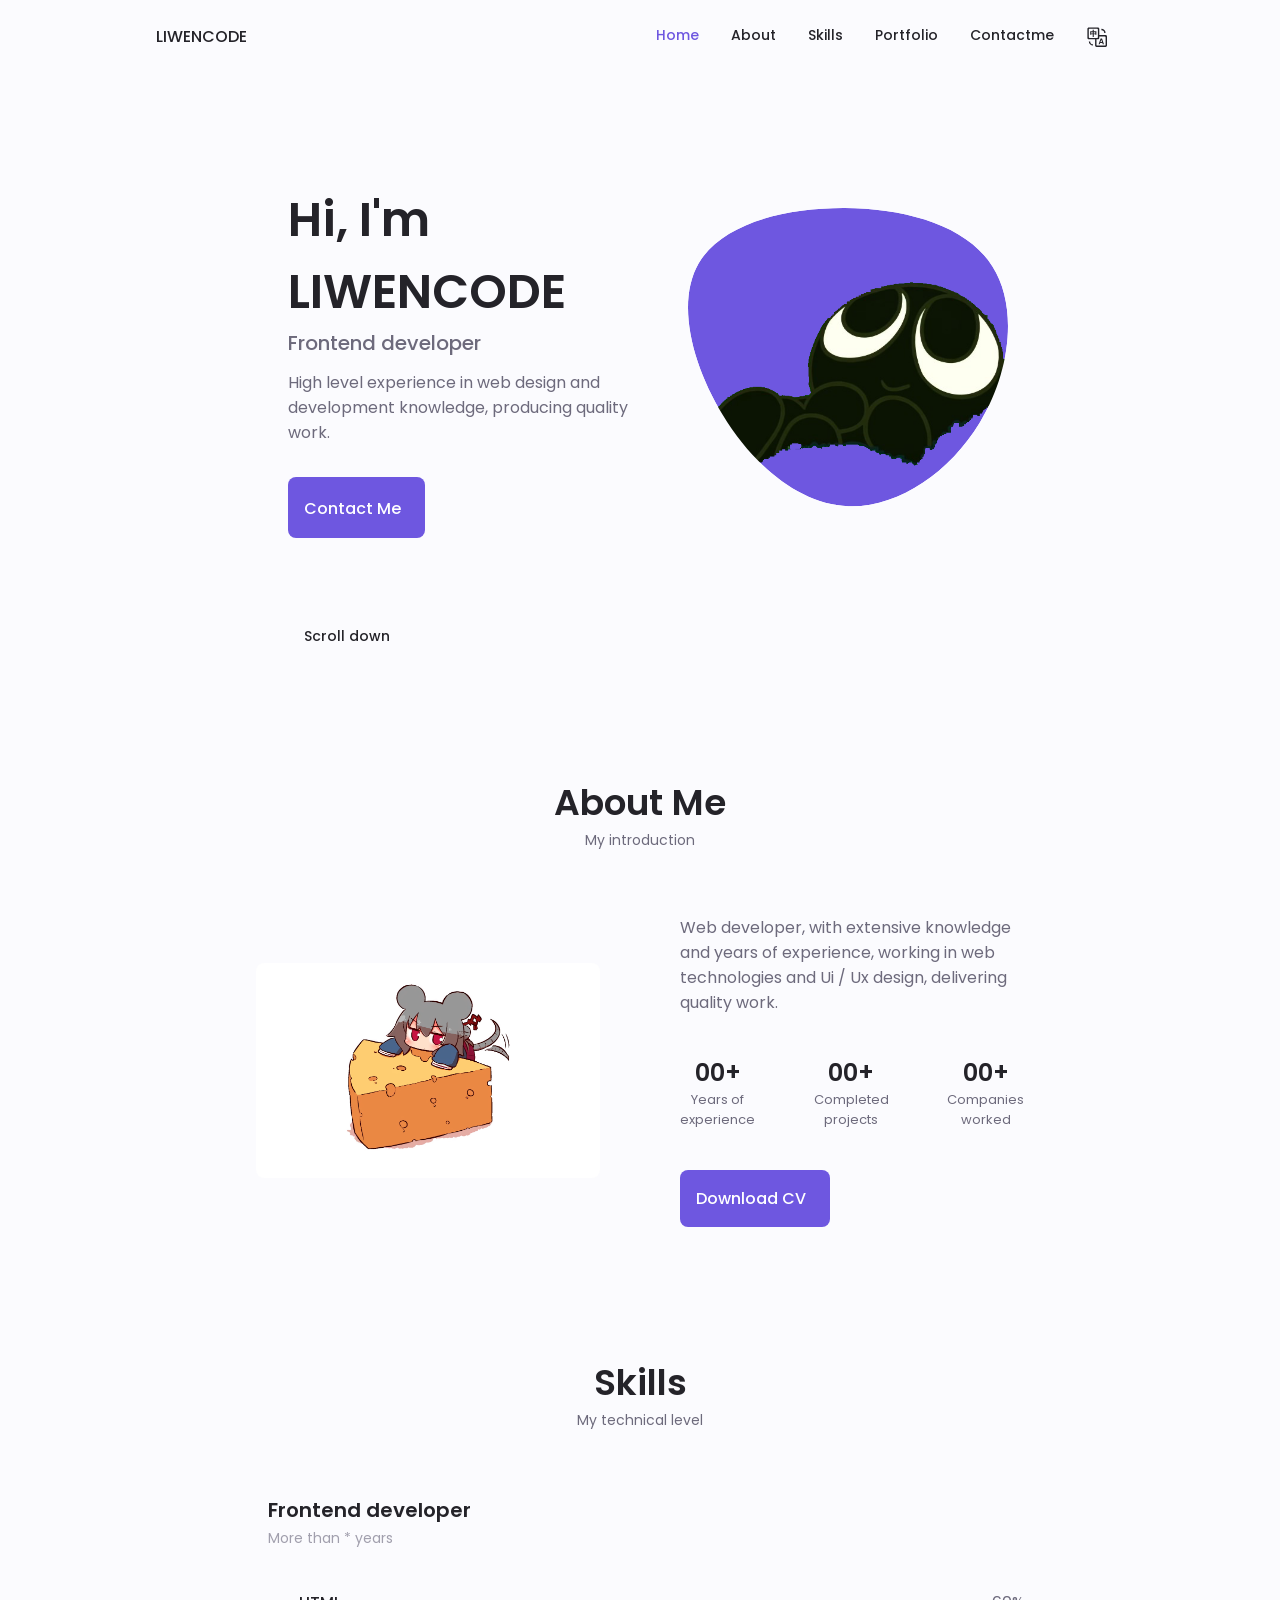
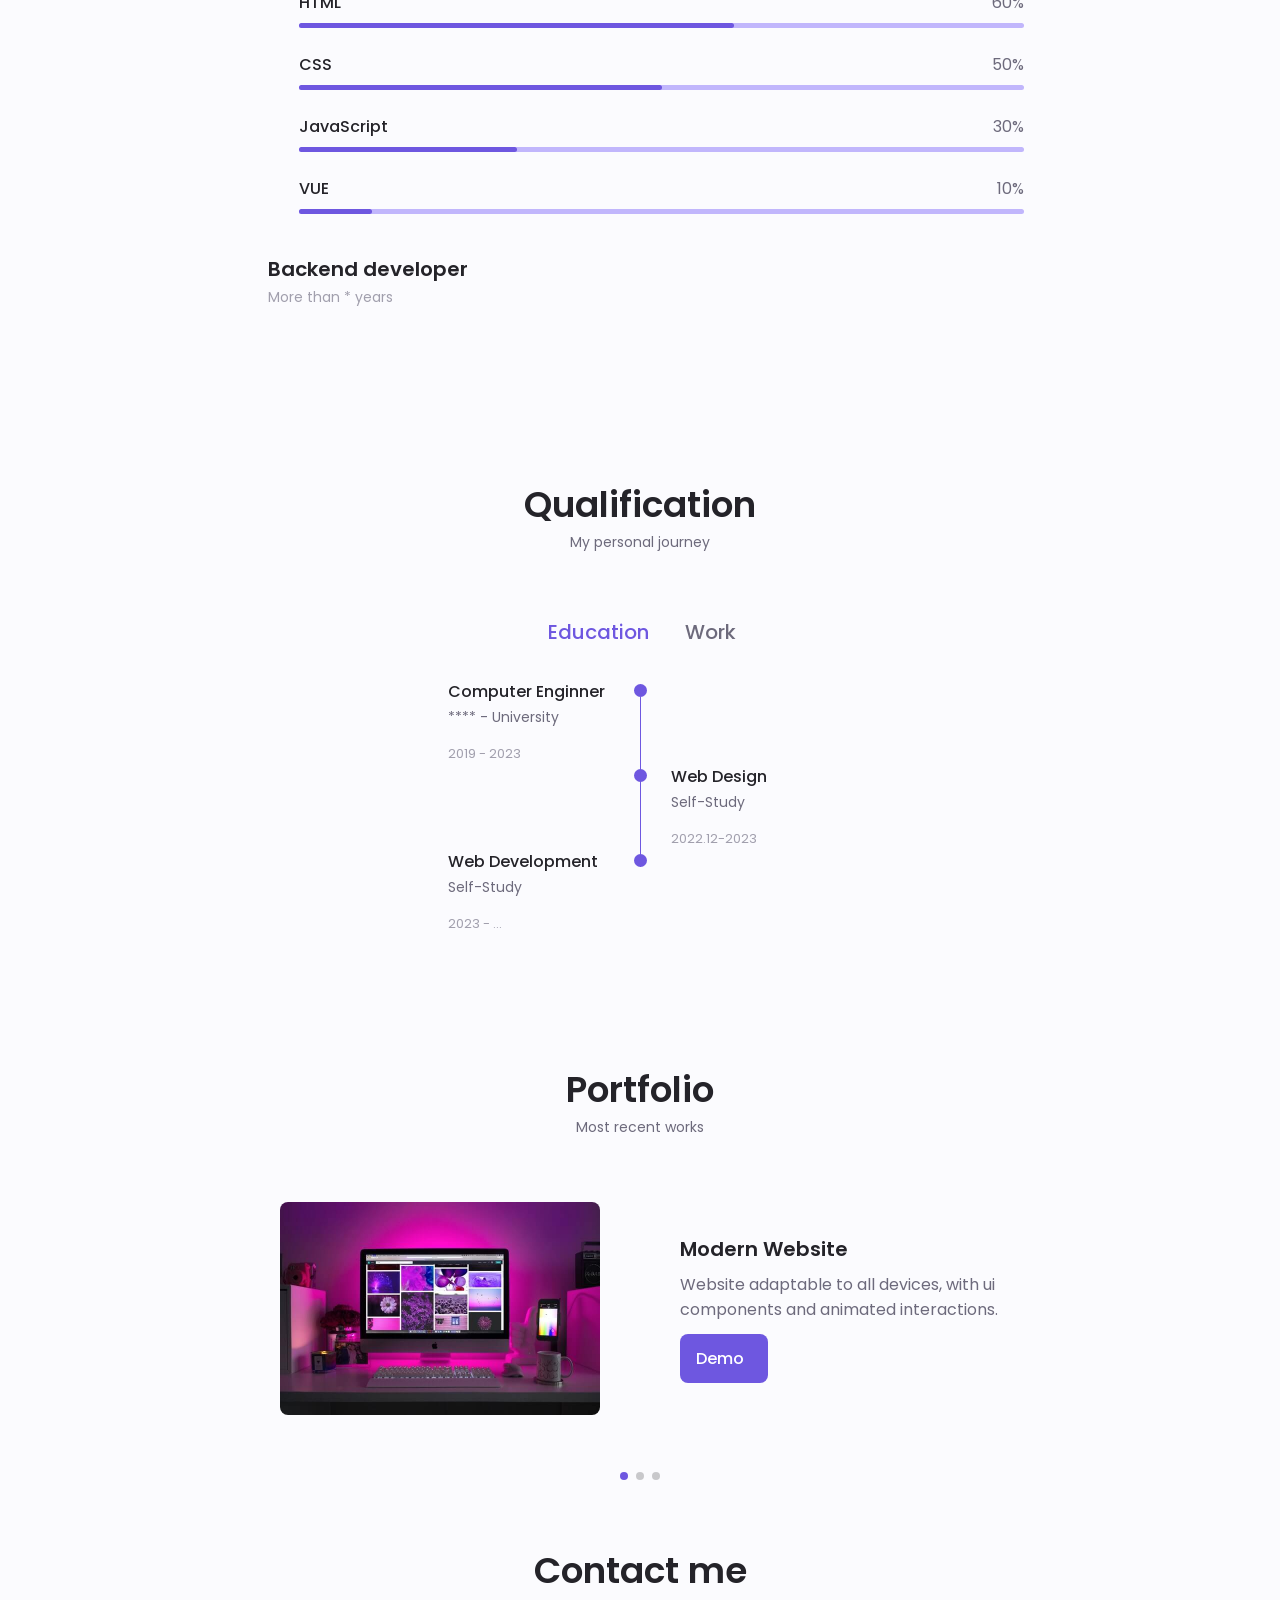
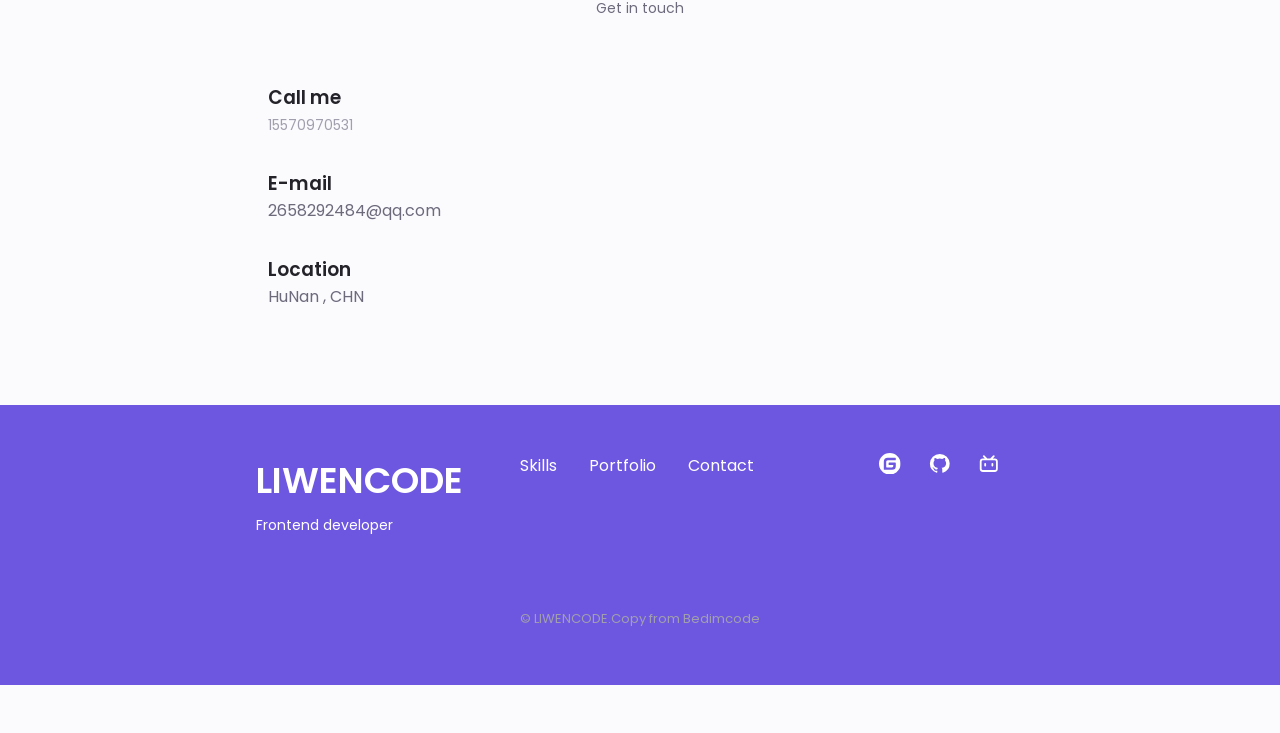
<file: index.html>
<!DOCTYPE html>
<html lang="en">

<head>
    <meta charset="UTF-8" />
    <meta name="viewport" content="width=device-width, initial-scale=1.0" />
    <link rel="shortcut icon" type="image/x-icon" href="favicon.ico" />
    <!--==================== UNICONS 图标====================-->
    <link rel="stylesheet" href="https://unicons.iconscout.com/release/v3.0.6/css/line.css" />
    <!--==================== SWIPER CSS ====================-->
    <link rel="stylesheet" href="assets/css/swiper-bundle.min.css" />

    <!--==================== CSS ====================-->
    <link rel="stylesheet" href="assets/css/styles.css" />
    <!-- iconfont font class 方式引用图标 -->
    <!-- <link
      rel="stylesheet"
      href="https://at.alicdn.com/t/c/font_3900458_82z46p85im.css"
    /> -->

    <title>李稳个人网站</title>
</head>

<body>
    <!--==================== HEADER ====================-->
    <header class="header scroll-header" id="header">
        <nav class="nav container">
            <a href="#" class="nav__logo">LIWENCODE</a>

            <div class="nav__menu" id="nav-menu">
                <ul class="nav__list grid">
                    <li class="nav__item">
                        <a href="#home" class="nav__link">
                            <i class="uil uil-estate nav__icon"></i>
                            <p i18n="home">Home</p>
                        </a>
                    </li>
                    <li class="nav__item">
                        <a href="#about" class="nav__link">
                            <i class="uil uil-user nav__icon"></i>
                            <p i18n="about">About</p>
                        </a>
                    </li>
                    <li class="nav__item">
                        <a href="#skills" class="nav__link">
                            <i class="uil uil-file-alt nav__icon"></i>
                            <p i18n="skills">Skills</p>
                        </a>
                    </li>
                    <li class="nav__item">
                        <a href="#portfolio" class="nav__link">
                            <i class="uil uil-scenery nav__icon"></i>
                            <p i18n="portfolio">Portfolio</p>
                        </a>
                    </li>
                    <li class="nav__item">
                        <a href="#contact" class="nav__link">
                            <i class="uil uil-message nav__icon"></i>
                            <p i18n="contact">Contactme</p>
                        </a>
                    </li>
                    <li class="nav__item">
                        <div class="nav__link" id="translate" value="en">
                            <svg class="icon nav__icon-svg" aria-hidden="true">
                  <use xlink:href="#icon-fanyi"></use>
                </svg>
                            <a class="=nav__link" id="nav__translate">Translate</a>
                        </div>
                    </li>
                </ul>
                <i class="uil uil-times nav__close" id="nav-close"></i>
            </div>

            <div class="nav__btns">
                <i class="uil uil-moon change-theme" id="theme-button"></i>
                <div class="nav__toggle" id="nav-toggle">
                    <i class="uil uil-apps"></i>
                </div>
            </div>
        </nav>
    </header>

    <!--==================== MAIN ====================-->
    <main class="main">
        <!--==================== HOME ====================-->
        <section class="home section" id="home">
            <div class="home__container container grid">
                <div class="home__content grid">
                    <div class="home__social">
                        <a href="https://gitee.com/liwen067/" target="_blank" class="home__social-icon">
                            <!-- <i class="uil uil-linkedin-alt"></i> -->
                            <svg t="1674798484640" viewBox="0 0 1024 1024" version="1.1" xmlns="http://www.w3.org/2000/svg" p-id="2757">
                  <path
                    d="M512 1024C229.222 1024 0 794.778 0 512S229.222 0 512 0s512 229.222 512 512-229.222 512-512 512z m259.149-568.883h-290.74a25.293 25.293 0 0 0-25.292 25.293l-0.026 63.206c0 13.952 11.315 25.293 25.267 25.293h177.024c13.978 0 25.293 11.315 25.293 25.267v12.646a75.853 75.853 0 0 1-75.853 75.853h-240.23a25.293 25.293 0 0 1-25.267-25.293V417.203a75.853 75.853 0 0 1 75.827-75.853h353.946a25.293 25.293 0 0 0 25.267-25.292l0.077-63.207a25.293 25.293 0 0 0-25.268-25.293H417.152a189.62 189.62 0 0 0-189.62 189.645V771.15c0 13.977 11.316 25.293 25.294 25.293h372.94a170.65 170.65 0 0 0 170.65-170.65V480.384a25.293 25.293 0 0 0-25.293-25.267z"
                    fill="hsl(250deg 69% 61%)"
                    p-id="2758"
                  ></path>
                </svg>
                        </a>
                        <a href="http://github.com" target="_blank" class="home__social-icon">
                            <i class="uil uil-github-alt"></i>
                        </a>
                        <a href="https://t.bilibili.com/" target="_blank" class="home__social-icon">
                            <!-- <i class="uil uil-dribbble"></i> -->
                            <svg t="1674801734735" viewBox="0 0 1024 1024" version="1.1" xmlns="http://www.w3.org/2000/svg" p-id="4124">
                  <path
                    d="M777.514667 131.669333a53.333333 53.333333 0 0 1 0 75.434667L728.746667 255.829333h49.92A160 160 0 0 1 938.666667 415.872v320a160 160 0 0 1-160 160H245.333333A160 160 0 0 1 85.333333 735.872v-320a160 160 0 0 1 160-160h49.749334L246.4 207.146667a53.333333 53.333333 0 1 1 75.392-75.434667l113.152 113.152c3.370667 3.370667 6.186667 7.04 8.448 10.965333h137.088c2.261333-3.925333 5.12-7.68 8.490667-11.008l113.109333-113.152a53.333333 53.333333 0 0 1 75.434667 0z m1.152 231.253334H245.333333a53.333333 53.333333 0 0 0-53.205333 49.365333l-0.128 4.010667v320c0 28.117333 21.76 51.157333 49.365333 53.162666l3.968 0.170667h533.333334a53.333333 53.333333 0 0 0 53.205333-49.365333l0.128-3.968v-320c0-29.44-23.893333-53.333333-53.333333-53.333334z m-426.666667 106.666666c29.44 0 53.333333 23.893333 53.333333 53.333334v53.333333a53.333333 53.333333 0 1 1-106.666666 0v-53.333333c0-29.44 23.893333-53.333333 53.333333-53.333334z m320 0c29.44 0 53.333333 23.893333 53.333333 53.333334v53.333333a53.333333 53.333333 0 1 1-106.666666 0v-53.333333c0-29.44 23.893333-53.333333 53.333333-53.333334z"
                    fill="hsl(250deg 69% 61%)"
                    p-id="4125"
                  ></path>
                </svg>
                        </a>
                    </div>

                    <div class="home__img">
                        <svg class="home__blob" viewBox="0 0 200 187" xmlns="http://www.w3.org/2000/svg" xmlns:xlink="http://www.w3.org/1999/xlink">
                <mask id="mask0" mask-type="alpha">
                  <path
                    d="M190.312 36.4879C206.582 62.1187 201.309 102.826 182.328 134.186C163.346 165.547 
                                130.807 187.559 100.226 186.353C69.6454 185.297 41.0228 161.023 21.7403 129.362C2.45775 
                                97.8511 -7.48481 59.1033 6.67581 34.5279C20.9871 10.1032 59.7028 -0.149132 97.9666 
                                0.00163737C136.23 0.303176 174.193 10.857 190.312 36.4879Z"
                  />
                </mask>
                <g mask="url(#mask0)">
                  <path
                    d="M190.312 36.4879C206.582 62.1187 201.309 102.826 182.328 134.186C163.346 
                                165.547 130.807 187.559 100.226 186.353C69.6454 185.297 41.0228 161.023 21.7403 
                                129.362C2.45775 97.8511 -7.48481 59.1033 6.67581 34.5279C20.9871 10.1032 59.7028 
                                -0.149132 97.9666 0.00163737C136.23 0.303176 174.193 10.857 190.312 36.4879Z"
                  />
                  <image
                    class="home__blob-img"
                    x="0"
                    y="-30"
                    xlink:href="assets/img/cat.png"
                  />
                </g>
              </svg>
                    </div>

                    <div class="home__data">
                        <h1 class="home__title" i18n="home__title">
                            Hi, I'm LIWENCODE
                        </h1>
                        <h3 class="home__subtitle" i18n="home__subtitle">
                            Frontend developer
                        </h3>
                        <p class="home__description" i18n="home__description">
                            High level experience in web design and development knowledge, producing quality work.
                        </p>
                        <a href="#contact" class="button button-flex">
                            <span i18n="home__contact">Contact Me</span>
                            <i class="uil uil-message button__icon"></i>
                        </a>
                    </div>
                </div>
                <div class="home__scroll">
                    <a href="#about" class="home__scroll-button button--flex">
                        <i class="uil uil-mouse-alt-2 home__scroll-mouse"></i>
                        <span class="home__scroll-name" i18n="home__scroll-name">Scroll down</span
              >
              <i class="uil uil-arrow-down home__scroll-arrow"></i>
            </a>
          </div>
        </div>
      </section>

      <!--==================== ABOUT ====================-->
      <section class="about section" id="about">
        <h2 class="section__title" i18n="about__title">About Me</h2>
        <span class="section__subtitle" i18n="about__subtitle"
          >My introduction</span
        >
        <div class="about__container container grid">
          <img src="assets/img/about.png" alt="" class="about__img" />

          <div class="about__data">
            <p class="about__description" i18n="about__description">
              Web developer, with extensive knowledge and years of experience,
              working in web technologies and Ui / Ux design, delivering quality
              work.
            </p>

            <div class="about__info">
              <div>
                <span class="about__info-title">00+</span>
                        <span class="about__info-name" i18n="about__info-name1">Years of <br />
                  experience</span
                >
              </div>

              <div>
                <span class="about__info-title">00+</span>
                        <span class="about__info-name" i18n="about__info-name2">Completed <br />
                  projects</span
                >
              </div>

              <div>
                <span class="about__info-title">00+</span>
                        <span class="about__info-name" i18n="about__info-name3">Companies <br />
                  worked</span
                >
              </div>
            </div>

            <div class="about__buttons">
              <a
                download=""
                href="assets/pdf/简历.pdf"
                class="button button--flex"
              >
                <span i18n="download">Download CV</span
                ><i class="uil uil-download-alt button__icon"></i>
              </a>
            </div>
          </div>
        </div>
      </section>

      <!--==================== SKILLS ====================-->
      <section class="skills section" id="skills">
        <h2 class="section__title" i18n="skills__title">Skills</h2>
        <span class="section__subtitle" i18n="skills__subtitle"
          >My technical level</span
        >

        <div class="skills__container container grid">
          <div>
            <!--==================== SKILLS 1 ====================-->
            <div class="skills__content skills__open">
              <div class="skills__header">
                <i class="uil uil-brackets-curly skills__icon"></i>

                <div>
                  <h1 class="skills__title" i18n="home__subtitle">
                    Frontend developer
                  </h1>
                  <span class="skills__subtitle" i18n="skills__years"
                    >More than * years</span
                  >
                </div>

                <i class="uil uil-angle-down skills__arrow"></i>
              </div>

              <div class="skills__list grid">
                <div class="skills__data">
                  <div class="skills__titles">
                    <h3 class="skills__name">HTML</h3>
                    <span class="skills__number">60%</span>
                </div>
                <div class="skills__bar">
                    <div class="skills__percentage skills__html"></div>
                </div>
            </div>

            <div class="skills__data">
                <div class="skills__titles">
                    <h3 class="skills__name">CSS</h3>
                    <span class="skills__number">50%</span>
                </div>
                <div class="skills__bar">
                    <div class="skills__percentage skills__css"></div>
                </div>
            </div>

            <div class="skills__data">
                <div class="skills__titles">
                    <h3 class="skills__name">JavaScript</h3>
                    <span class="skills__number">30%</span>
                </div>
                <div class="skills__bar">
                    <div class="skills__percentage skills__js"></div>
                </div>
            </div>

            <div class="skills__data">
                <div class="skills__titles">
                    <h3 class="skills__name">VUE</h3>
                    <span class="skills__number">10%</span>
                </div>
                <div class="skills__bar">
                    <div class="skills__percentage skills__vue"></div>
                </div>
            </div>
            </div>
            </div>
            <!--==================== SKILLS 2 ====================-->
            <div class="skills__content skills__close">
                <div class="skills__header">
                    <i class="uil uil-server-network skills__icon"></i>

                    <div>
                        <h1 class="skills__title" i18n="skills__title2">
                            Backend developer
                        </h1>
                        <span class="skills__subtitle" i18n="skills__years2">More than * years</span
                  >
                </div>

                <i class="uil uil-angle-down skills__arrow"></i>
              </div>

              <div class="skills__list grid">
                <div class="skills__data">
                  <div class="skills__titles">
                    <h3 class="skills__name">Java</h3>
                    <span class="skills__number">70%</span>
                    </div>
                    <div class="skills__bar">
                        <div class="skills__percentage skills__java"></div>
                    </div>
                </div>

                <div class="skills__data">
                    <div class="skills__titles">
                        <h3 class="skills__name">Python</h3>
                        <span class="skills__number">50%</span>
                    </div>
                    <div class="skills__bar">
                        <div class="skills__percentage skills__python"></div>
                    </div>
                </div>
            </div>
            </div>
            </div>
            </div>
        </section>

        <!--==================== QUALIFICATION ====================-->
        <section class="qualification section">
            <h2 class="section__title" i18n="qualification__title">
                Qualification
            </h2>
            <span class="section__subtitle" i18n="qualification__subtitle">My personal journey</span
        >
        <div class="qualification__container container">
          <div class="qualification__tabs">
            <div
              class="qualification__button button--flex qualification__active"
              data-target="#education"
            >
              <i class="uil uil-graduation-cap qualification__icon"></i>
              <span i18n="education">Education</span>
            </div>

            <div class="qualification__button button--flex" data-target="#work">
                <i class="uil uil-briefcase-alt qualification__icon"></i>
                <span i18n="work">Work</span>
            </div>
            </div>
            <div class="qualification__sections">
                <!--==================== QUALIFICATION CONTENT 1 ====================-->
                <div class="qualification__content qualification__active" data-content id="education">
                    <!--==================== QUALIFICATION 1 ====================-->
                    <div class="qualification__data">
                        <div>
                            <h3 class="qualification__title" i18n="qualification1__title">
                                Computer Enginner
                            </h3>
                            <span class="qualification__subtitle" i18n="qualification1__subtitle">**** - University</span
                  >
                  <div class="qualification__calendar">
                    <i class="uil uil-calendar-alt"></i>
                    2019 - 2023
                  </div>
                </div>

                <div>
                  <span class="qualification__rounder"></span>
                            <span class="qualification__line"></span>
                        </div>
                    </div>
                    <!--==================== QUALIFICATION 2 ====================-->
                    <div class="qualification__data">
                        <div></div>
                        <div>
                            <span class="qualification__rounder"></span>
                            <span class="qualification__line"></span>
                        </div>

                        <div>
                            <h3 class="qualification__title" i18n="qualification2__title">
                                Web Design
                            </h3>
                            <span class="qualification__subtitle" i18n="qualification2__subtitle">Self-Study</span
                  >
                  <div class="qualification__calendar">
                    <i class="uil uil-calendar-alt"></i>
                    2022.12-2023
                  </div>
                </div>
              </div>
              <!--==================== QUALIFICATION 3 ====================-->
              <div class="qualification__data">
                <div>
                  <h3 class="qualification__title" i18n="qualification3__title">
                    Web Development
                  </h3>
                  <span
                    class="qualification__subtitle"
                    i18n="qualification3__subtitle"
                    >Self-Study</span
                  >
                  <div class="qualification__calendar">
                    <i class="uil uil-calendar-alt"></i>
                    2023 - ...
                  </div>
                </div>

                <div>
                  <span class="qualification__rounder"></span>
                            <!-- <span class="qualification__line"></span> -->
                        </div>
                    </div>
                </div>
                <!--==================== QUALIFICATION CONTENT 2 ====================-->
                <div class="qualification__content" data-content id="work">
                    <!--==================== QUALIFICATION 1 ====================-->
                    <div class="qualification__data">
                        <div></div>
                        <div>
                            <span class="qualification__rounder"></span>
                            <!-- <span class="qualification__line"></span> -->
                        </div>
                        <div>
                            <h3 class="qualification__title" i18n="qualification4__title">
                                Software Enginner
                            </h3>
                            <span class="qualification__subtitle" i18n="qualification4__subtitle">ShenZhen</span
                  >
                  <div class="qualification__calendar">
                    <i class="uil uil-calendar-alt"></i>
                    2022
                  </div>
                </div>
              </div>
            </div>
          </div>
        </div>
      </section>

      <!--==================== PORTFOLIO ====================-->
      <section class="portfolio section" id="portfolio">
        <h2 class="section__title" i18n="portfolio__title">Portfolio</h2>
        <span class="section__subtitle" i18n="portfolio__subtitle"
          >Most recent works</span
        >

        <div class="portfolio__container container swiper-container">
          <div class="swiper-wrapper">
            <!--==================== PORTFOLIO 1 ====================-->

            <div class="portfolio__content grid swiper-slide">
              <img
                src="assets/img/portfolio1.jpg"
                alt=""
                class="portfolio__img"
              />

              <div class="portfolio_">
                <h3 class="portfolio__title" i18n="portfolio1__title">
                  Modern Website
                </h3>
                <p
                  class="portfolio__description"
                  i18n="portfolio1__description"
                >
                  Website adaptable to all devices, with ui components and
                  animated interactions.
                </p>
                <a
                  href="https://gitee.com/liwen067/"
                  target="_blank"
                  class="button button--flex button--small portfolio__button"
                >
                  Demo
                  <i class="uil uil-arrow-right button__icon"></i>
                </a>
              </div>
            </div>

            <!--==================== PORTFOLIO 2 ====================-->

            <div class="portfolio__content grid swiper-slide">
              <img
                src="assets/img/portfolio2.jpg"
                alt=""
                class="portfolio__img"
              />

              <div class="portfolio_">
                <h3 class="portfolio__title" i18n="portfolio2__title">
                  Modern Website
                </h3>
                <p
                  class="portfolio__description"
                  i18n="portfolio2__description"
                >
                  Website adaptable to all devices, with ui components and
                  animated interactions.
                </p>
                <a
                  href="https://gitee.com/liwen067/"
                  target="_blank"
                  class="button button--flex button--small portfolio__button"
                >
                  Demo
                  <i class="uil uil-arrow-right button__icon"></i>
                </a>
              </div>
            </div>

            <!--==================== PORTFOLIO 3 ====================-->

            <div class="portfolio__content grid swiper-slide">
              <img
                src="assets/img/portfolio3.jpg"
                alt=""
                class="portfolio__img"
              />

              <div class="portfolio_">
                <h3 class="portfolio__title" i18n="portfolio3__title">
                  Modern Website
                </h3>
                <p
                  class="portfolio__description"
                  i18n="portfolio3__description"
                >
                  Website adaptable to all devices, with ui components and
                  animated interactions.
                </p>
                <a
                  href="https://gitee.com/liwen067/"
                  target="_blank"
                  class="button button--flex button--small portfolio__button"
                >
                  Demo
                  <i class="uil uil-arrow-right button__icon"></i>
                </a>
              </div>
            </div>
          </div>
          <!-- add arrows-->
          <div class="swiper-button-next">
            <i class="uil uil-angle-right-b swiper-portfolio-icon"></i>
          </div>

          <div class="swiper-button-prev">
            <i class="uil uil-angle-left-b swiper-portfolio-icon"></i>
          </div>

          <!-- Add Pagination -->
          <div class="swiper-pagination"></div>
        </div>
      </section>

      <!--==================== CONTACT ME ====================-->
      <section class="contact section" id="contact">
        <h2 class="section__title" i18n="contact__title">Contact me</h2>
        <span class="section__subtitle" i18n="contact__subtitle"
          >Get in touch</span
        >

        <div class="contact__container container grid">
          <div>
            <div class="contact__information">
              <i class="uil uil-phone-alt contact__icon"></i>

              <div>
                <h3 class="contact__title" i18n="tel">Call me</h3>
                <span class="contact__subtitle" i18n="tel__number"
                  >15570970531</span
                >
              </div>
            </div>

            <div class="contact__information">
              <i class="uil uil-envelope contact__icon"></i>

              <div>
                <h3 class="contact__title" i18n="email">E-mail</h3>
                <span class="contatc__subtitle" i18n="email__address"
                  >2658292484@qq.com</span
                >
              </div>
            </div>

            <div class="contact__information">
              <i class="uil uil-map-marker contact__icon"></i>

              <div>
                <h3 class="contact__title" i18n="location">Location</h3>
                <span class="contatc__subtitle" i18n="location__detail"
                  >HuNan , CHN</span
                >
              </div>
            </div>
          </div>
        </div>
      </section>
    </main>

    <!--==================== FOOTER ====================-->
    <footer class="footer">
      <div class="footer__bg">
        <div class="footer__container container grid">
          <div>
            <h1 class="footer__title">LIWENCODE</h1>
            <span class="footer__subtitle" i18n="home__subtitle"
              >Frontend developer</span
            >
          </div>

          <ul class="footer__links">
            <li>
              <a href="#skills" class="footer__link" i18n="skills">Skills</a>
            </li>
            <li>
              <a href="#portfolio" class="footer__link" i18n="portfolio"
                >Portfolio</a
              >
            </li>
            <li>
              <a href="#contact" class="footer__link" i18n="contact">Contact</a>
            </li>
          </ul>

          <div class="footer__socials">
            <a href="https://gitee.com/liwen067/" target="_blank">
              <svg class="icon footer__social" aria-hidden="true">
                <use xlink:href="#icon-gitee"></use>
              </svg>
            </a>
            <a href="http://github.com/liwen067/" target="_blank">
              <svg class="icon footer__social" aria-hidden="true">
                <use xlink:href="#icon-github"></use>
              </svg>
            </a>
            <a href="https://t.bilibili.com/" target="_blank">
              <svg class="icon footer__social" aria-hidden="true">
                <use xlink:href="#icon-bilibili-line"></use>
              </svg>
            </a>
          </div>
        </div>

        <p class="footer__copy">
          &#169; LIWENCODE.Copy from
          <a
            class="footer__copy"
            href="https://www.youtube.com/c/Bedimcode"
            target="_blank"
            >Bedimcode</a
          >
        </p>
      </div>
    </footer>

    <!--==================== SCROLL TOP ====================-->
    <a href="#" class="scrollup" id="scroll-up">
      <i class="uil uil-arrow-up scrollup__icon"></i>
    </a>
    <!--==================== SWIPER JS ====================-->
    <script src="assets/js/swiper-bundle.min.js"></script>

    <!-- iconfont JS -->
    <script src="assets/js/iconfont.js"></script>
    <!-- jquery -->
    <script src="https://apps.bdimg.com/libs/jquery/2.1.4/jquery.min.js"></script>
    <script src="assets/js/jquery.i18n.min.js"></script>
    <!--==================== MAIN JS ====================-->
    <script src="assets/js/main.js"></script>

    <!-- translate JS -->
    <script src="assets/js/cn-en-translate.js"></script>
  </body>
</html>
</file>
<file: assets/css/styles.css>
/*==================== GOOGLE FONTS 字体====================*/
@import url("https://fonts.googleapis.com/css2?family=Poppins:wght@400;500;600&display=swap");

/*==================== VARIABLES CSS ====================*/
:root {
    --header-height: 3rem;

    /*========== Colors 主题色彩==========*/
    /* Change favorite color */
    --hue-color: 250; /*Purple 250 - Green 142 - Blue 230 - Pink 340*/

    /* HSL color mode */
    --first-color: hsl(var(--hue-color), 69%, 61%);
    --first-color-second: hsl(var(--hue-color), 69%, 61%);
    --first-color-alt: hsl(var(--hue-color), 57%, 53%);
    --first-color-lighter: hsl(var(--hue-color), 92%, 85%);
    --title-color: hsl(var(--hue-color), 8%, 15%);
    --text-color: hsl(var(--hue-color), 8%, 45%);
    --text-color-light: hsl(var(--hue-color), 8%, 65%);
    --input-color: hsl(var(--hue-color), 70%, 96%);
    --body-color: hsl(var(--hue-color), 60%, 99%);
    --container-color: hsl(var(--hue-color), 100%, 98%);
    --scroll-bar-color: hsl(var(--hue-color), 12%, 90%);
    --scroll-thumb-color: hsl(var(--hue-color), 12%, 80%);

    /*========== Font and typography ==========*/
    --body-font: 'Poppins', sans-serif;

    /* .5rem = 8px, 1rem = 16px, 1.5rem = 24px ... */
    --big-font-size: 2rem;
    --h1-font-size: 1.5rem;
    --h2-font-size: 1.25rem;
    --h3-font-size: 1.125rem;
    --normal-font-size: .938rem;
    --small-font-size: .813rem;
    --smaller-font-size: .75rem;

    /*========== Font weight ==========*/
    --font-medium: 500;
    --font-semi-bold: 600;

    /*========== Margenes Bottom ==========*/
    /* .25rem = 4px, .5rem = 8px, .75rem = 12px ... */
    --mb-0-25: .25rem;
    --mb-0-5: .5rem;
    --mb-0-75: .75rem;
    --mb-1: 1rem;
    --mb-1-5: 1.5rem;
    --mb-2: 2rem;
    --mb-2-5: 2.5rem;
    --mb-3: 3rem;

    /*========== z index ==========*/
    --z-tooltip: 10;
    --z-fixed: 100;
    --z-modal: 1000;
}

/* Font size for large devices */
@media screen and (min-width: 968px) {
    :root {
        --big-font-size: 3rem;
        --h1-font-size: 2.25rem;
        --h2-font-size: 1.5rem;
        --h3-font-size: 1.25rem;
        --normal-font-size: 1rem;
        --small-font-size: .875rem;
        --smaller-font-size: .813rem;
    }
}

/*========== Variables Dark theme ==========*/
body.dark-theme {
  /* HSL color mode */
--first-color-second: hsl(var(--hue-color), 30%, 8%);
--title-color: hsl(var(--hue-color), 8%, 95%);
--text-color: hsl(var(--hue-color), 8%, 45%);
--text-color-light: hsl(var(--hue-color), 8%, 75%);
--input-color: hsl(var(--hue-color), 29%, 16%);
--body-color: hsl(var(--hue-color), 28%, 12%);
--container-color: hsl(var(--hue-color), 29%, 16%);
--scroll-bar-color: hsl(var(--hue-color), 12%, 48%);
--scroll-thumb-color: hsl(var(--hue-color), 12%, 36%);
}

/*========== Button Dark/Light ==========*/
.nav__btns {
  display: flex;
  align-items: center;

}

.change-theme {
  font-size: 1.25rem;
  color: var(--title-color);
  margin-right: var(--mb-1);
  cursor: pointer;
}

.change-theme:hover {
  color: var(--first-color);
}

/*==================== BASE ====================*/
* {
  box-sizing: border-box;
  padding: 0;
  margin: 0;
}

html {
  scroll-behavior: smooth;
}

body {
  margin: 0 0 var(--header-height) 0;
  font-family: var(--body-font);
  font-size: var(--normal-font-size);
  background-color: var(--body-color);
  color: var(--text-color);
}

h1, h2, h3, h4 {
  color: var(--title-color);
  font-weight: var(--font-semi-bold);
}

ul {
  list-style: none;
}

a {
  text-decoration: none;
}

img {
  max-width: 100%;
  height: auto;
}

/*==================== REUSABLE CSS CLASSES ====================*/
.section {
  padding: 2rem 0 4rem;
}

.section__title {
  font-size: var(--h1-font-size);
  color: var(--title-color);
}

.section__subtitle {
  display: block;
  font-size: var(--small-font-size);
  margin-bottom: var(--mb-3);
}

.section__title, 
.section__subtitle {
  text-align: center;
}

/*==================== LAYOUT ====================*/
.container {
  max-width: 768px;
  margin-left: var(--mb-1-5);
  margin-right: var(--mb-1-5);
}

.grid {
  display: grid;
  gap: 1.5rem;
}

.header {
  width: 100%;
  position: fixed;
  bottom: 0;
  left: 0;
  z-index: var(--z-fixed);
  background-color: var(--body-color);
}

/*==================== NAV ====================*/
.nav{
  max-width: 968px;
  height: var(--header-height);
  display: flex;
  justify-content: space-between;
  align-items: center;
}

.nav__logo,
.nav__toggle{
  color: var(--title-color);
  font-weight: var(--font-medium);
}
.nav__logo:hover{
  color: var(--first-color);
}

.nav__toggle{
  font-size: 1.1rem;
  cursor: pointer;
}

.nav__toggle:hover{
  color: var(--first-color);
}

/*mobile devices*/
@media screen and (max-width:767px){
  .nav__menu{
    position: fixed;
    bottom: -100%;
    left: 0;
    width: 100%;
    background-color: var(--body-color);
    padding: 2rem 1.5rem 4rem;
    box-shadow: 0 -1px 4px rgba(0,0,0,.15);
    border-radius: 1.5rem 1.5rem 0 0;
    transition: .3s;
  }
}

.nav__list{
  grid-template-columns: repeat(3,1fr);
  gap: 2rem;
}

.nav__item{
  align-items: center;
}
.nav__link{
  display: flex;
  flex-direction: column;
  align-items: center;
  font-size: var(--small-font-size);
  color: var(--title-color);
  font-weight: var(--font-medium);
  cursor: pointer;
  text-transform: capitalize;
}

.nav__link:hover{
  color: var(--first-color);
}
.nav__link:hover svg{
  fill: var(--first-color);
}

.nav__icon{
  font-size: 1.2rem;
}
.nav__icon-svg{
  fill:var(--title-color);
  font-size: 1.4rem;
  margin-top: 4px;
  margin-bottom: 2px;
}
.nav__close{
  position: absolute;
  right: 1.3rem;
  bottom: .5rem;
  font-size: 1.5rem;
  cursor: pointer;
  color: var(--first-color);
}

.nav__close:hover{
  color: var(--first-color-alt);
}
/* show menu */
.show-menu{
  bottom: 0;
}

/* Active link */
.active-link {
  color: var(--first-color);
}

/* Change background header */
.scroll-header {
  box-shadow: 0 -1px 4px rgba(0,0,0, .15);
  
}

/*==================== HOME ====================*/
.home__container {
  gap: 1rem;
}

.home__content{
  grid-template-columns: .5fr 3fr;
  padding-top: 3.5rem;
  align-items: center;
}
.home__social {
  display: grid;
  grid-template-columns: max-content;
  row-gap: 1rem;
}

.home__social-icon {
  font-size: 1.25rem;
  color: var(--first-color);
}

.home__social-icon:hover {
  color: var(--first-color-alt)
}

.home__blob {
  width: 200px;
  fill: var(--first-color);
}

.home__blob-img {
  width: 220px;
}

.home__data {
  grid-column: 1/3;
}

.home__title {
  font-size: var(--big-font-size);
}

.home__subtitle {
  font-size: var(--h3-font-size);
  color: var(--text-color);
  font-weight: var(--font-medium);
  margin-bottom: var(--mb-0-75);
}

.home__description {
  margin-bottom: var(--mb-2);
}

/* .home__scroll {
  display: none;
} */

.home__scroll-button {
  color: var(--first-color);
  transition: .3s;

}

.home__scroll-button:hover {
  transform: translateY(0.25rem);
}

.home__scroll-mouse {
  font-size: 2rem;

}

.home__scroll-name {
  font-size: var(--small-font-size);
  color: var(--title-color);
  font-weight: var(--font-medium);
  margin-right: var(--mb-0-25);

}

.home__scroll-arrow {
  font-size: 1.25rem;

}

/*==================== BUTTONS ====================*/
.button {
  display: inline-block;
  background-color: var(--first-color);
  color: #FFFF;
  padding: 1rem;
  border-radius: .5rem;
  font-weight: var(--font-medium);

}

.button:hover {
  background-color: var(--first-color-alt);
}

.button__icon {
  font-size: 1.2rem;
  margin-left: var(--mb-0-5);
  transition: .3s;
}

.button--flex {
  display: inline-flex;
  align-items: center;
  transition: .3s;

}

.button--small {
  padding: .75rem 1rem;
}

.button--link {
  padding: 0;
  background-color: transparent;
  color: var(--first-color);
}

.button--link:hover {
  background-color: transparent;
  color: var(--first-color-alt);
}

/*==================== ABOUT ====================*/
.about__img {
  width: 200px;
  border-radius: .5rem;
  justify-self: center;
  align-self: center;

}

.about__description {
  text-align: center;
  margin-bottom: var(--mb-2-5);

}

.about__info {
  display: flex;
  justify-content: space-evenly;
  margin-bottom: var(--mb-2-5);
}

.about__info-title {
  font-size: var(--h2-font-size);
  font-weight: var(--font-semi-bold);
  color: var(--title-color);
}

.about__info-name {
  font-size: var(--smaller-font-size);

}

.about__info-title, .about__info-name {
  display: block;
  text-align: center;

}

.about__buttons {
  display: flex;
  justify-content: center;
}

/*==================== SKILLS ====================*/
.skills__container {
  row-gap: 0;
}

.skills__header {
  display: flex;
  align-items: center;
  margin-bottom: var(--mb-2-5);
  cursor: pointer;
}

.skills__icon, .skills__arrow {
  font-size: 2rem;
  color: var(--first-color);

}

.skills__icon {
  margin-right: var(--mb-0-75);

}

.skills__title {
  font-size: var(--h3-font-size);
}

.skills__subtitle {
  font-size: var(--small-font-size);
  color: var(--text-color-light);

}

.skills__arrow {
  margin-left: auto;
  transition: .4s;

}

.skills__list {
  row-gap: 1.5rem;
  padding-left: 2.7rem;
  transition: .4s;
}

.skills__titles {
  display: flex;
  justify-content: space-between;
  margin-bottom: var(--mb-0-5)
}

.skills__name {
  font-size: var(--normal-font-size);
  font-weight: var(--font-medium);
}

.skills__bar, .skills__percentage {
  height: 5px;
  border-radius: .25rem;

}

.skills__bar {
  background-color: var(--first-color-lighter);

}

.skills__percentage {
  display: block;
  background-color: var(--first-color);
}

.skills__html {
  width: 60%;
}

.skills__css{
  width: 50%;
}

.skills__js{
  width: 30%;
}

.skills__vue{
  width: 10%;
}

.skills__java{
  width: 70%;
}

.skills__python{
  width: 50%;
}

.skills__close .skills__list {
  
  height: 0;
  overflow: hidden;

}

.skills__open .skills__list {
  height: max-content;
  margin-bottom: var(--mb-2-5);
}

.skills__open .skills__arrow {
  transform: rotate(-180deg);
}

/*==================== QUALIFICATION ====================*/
.qualification__tabs {
  display: flex;
  justify-content: space-evenly;
  margin-bottom: var(--mb-2)
}

.qualification__button {
  font-size: var(--h3-font-size);
  font-weight: var(--font-medium);
  cursor: pointer
}

.qualification__button:hover {
  color: var(--first-color);
}

.qualification__icon {
  font-size: 1.8rem;
  margin-right: var(--mb-0-25);
}

.qualification__data {
  display: grid;
  grid-template-columns: 1fr max-content 1fr;
  column-gap: 1.5rem;
}

.qualification__title {
  font-size: var(--normal-font-size);
  font-weight: var(--font-medium);
}

.qualification__subtitle {
  display: inline-block;
  font-size: var(--small-font-size);
  margin-bottom: var(--mb-1);
}

.qualification__calendar {
  font-size: var(--smaller-font-size);
  color: var(--text-color-light);
  /* margin-bottom: var(--mb-1) */

}

.qualification__rounder {
  display: inline-block;
  width: 13px;
  height: 13px;
  background-color: var(--first-color);
  border-radius: 50%;
}

.qualification__line {
  display: block;
  width: 1px;
  height: 100%;
  background-color: var(--first-color);
  transform: translate(6px, -7px)
}

.qualification__content[data-content] {
  display: none;

}

.qualification__active[data-content] {
  display: block;
}

.qualification__button.qualification__active {
  color: var(--first-color)
}

/* Active Modal */
.active-modal {
  opacity: 1;
  visibility: visible;
}


/*==================== PORTFOLIO ====================*/
.portfolio__container {
  overflow: initial;
}

.portfolio__content {
  padding: 0 1.5rem;
}

.portfolio__img {
  width: 265px;
  border-radius: .5rem;
  justify-self: center;
}

.portfolio__title {
  font-size: var(--h3-font-size);
  margin-bottom: var(--mb-0-5);
}

.portfolio__description {
  margin-bottom: var(--mb-0-75);
}

.portfolio__button:hover .button__icon {
  transform: translateX(.25rem);
}

.swiper-button-prev::after, .swiper-button-next::after {
  content: '';
}

.swiper-portfolio-icon {
  font-size: 2rem;
  color: var(--first-color);
}

.swiper-button-prev {
  left: -.5rem;
}

.swiper-button-next {
  right: -.5rem;
}

.swiper-container-horizontal > .swiper-pagination-bullets {
  bottom: -2.5rem;
}

.swiper-pagination-bullet-active {
  background-color: var(--first-color);

}

.swiper-button-prev, 
.swiper-button-next,
.swiper-pagination-bullet {
  outline: none;
}

/*==================== CONTACT ME ====================*/
.contact__container {
  row-gap: 3rem;
}

.contact__information {
  display: flex;
  margin-bottom: var(--mb-2)
}

.contact__icon {
  font-size: 1.5rem;
  color: var(--first-color);
  margin-right: var(--mb-0-75);
}

.content__title {
  font-size: var(--h3-font-size);
  font-weight: var(--font-medium);
}

.contact__subtitle {
  font-size: var(--small-font-size);
  color: var(--text-color-light);
}

.contact__content {
  background-color: var(--input-color);
  border-radius: .5rem;
  padding: .75rem 1rem .25rem;
}

.contact__label {
  font-size: var(--smaller-font-size);
  color: var(--title-color);
}

.contact__input {
  width: 100%;
  background-color: var(--input-color);
  color: var(--text-color);
  font-family: var(--body-font);
  font-size: var(--normal-font-size);
  border: none;
  outline: none;
  padding: .25rem .5rem .5rem 0;
}

/*==================== FOOTER ====================*/
.footer {
  padding-top: 2rem;
}

.footer__container {
  row-gap: 3.5rem;
}

.footer__bg {
  background-color: var(--first-color-second);
  padding: 2rem 0 3rem;
}

.footer__title {
  font-size: var(--h1-font-size);
  margin-bottom: var(--mb-0-25);

}

.footer__subtitle {
  font-size: var(--small-font-size);
}

.footer__links {
  display: flex;
  flex-direction: column;
  row-gap: 1.5rem;
}

.footer__link:hover {
  color: var(--first-color-lighter);
}

.footer__social {
  font-size: 1.35rem;
  margin-right: var(--mb-1-5);
}

.footer__social:hover {
  color: var(--first-color-lighter);
}

.footer__copy {
  font-size: var(--smaller-font-size);
  text-align: center;
  color: var(--text-color-light);
  margin-top: var(--mb-3)
}

.footer__title,
.footer__subtitle,
.footer__link,
.footer__social {
  color: #FFF;
  fill: #FFF;
}

.icon {
  width: 1em;
  height: 1em;
  vertical-align: -0.15em;
  /* fill:white; */
  overflow: hidden;
}

/*========== SCROLL UP ==========*/
.scrollup {
  position: fixed;
  right: 1rem;
  bottom: -20%;
  background-color: var(--first-color);
  opacity: .8;
  padding: 0 .3rem;
  border-radius: .4rem;
  z-index: var(--z-tooltip);
  transition: .4s;
}

.scrollup:hover {
  background-color: var(--first-color-alt);
}

.scrollup__icon {
  font-size: 1.5rem;
  color: #FFF;
}

/* Show scroll */
.show-scroll {
  bottom: 5rem;
}


/*========== SCROLL BAR ==========*/
::-webkit-scrollbar {
  width: .60rem;
  background-color: var(--scroll-bar-color);
  border-radius: .5rem;
}

::-webkit-scrollbar-thumb {
  background-color: var(--scroll-thumb-color);
  border-radius: .5rem;
}

::-webkit-scrollbar-thumb:hover {
  background-color: var(--text-color-light);
}


/*==================== MEDIA QUERIES ====================*/
/* For small devices */
@media screen and (max-width: 350px) {
  .container {
      margin-left: var(--mb-1);
      margin-right: var(--mb-1);
  }
  .nav__menu {
      padding: 2rem .25rem 4rem;
  }

  .nav__list {
      column-gap: 0;
  }
  .home__content {
      grid-template-columns: .25fr 3fr;
  }

  .home__blob {
      width: 180px;
  }

  .skills__title {
      font-size: var(--normal-font-size);
  }
  .qualification__data {
      gap: .5rem;
  }

  .services__container {
      grid-template-columns: max-content;
      justify-content: center;
  }

  .services__content {
      padding-right: 3.5rem;
  }
  .services__modal {
      padding: 0 .5rem;
  }

  .project__img {
      width: 200px;
  }

  .testimonial__header,
  .testimonial__data {
      flex-direction: column;
      align-items: center;
  }

  .testimonial__img {
      margin-right: 0;
      margin-bottom: var(--mb-0-25);
  }

  .testimonial__data,
  .testimonial__description {
      text-align: center;
  }
}

/* For medium devices */
@media screen and (min-width: 568px) {
  .home__content {
      grid-template-columns: max-content 1fr 1fr;
  }
  .home__data {
      grid-column: initial;
  }
  .home__img {
      order: 1;
      justify-self: center;
  }

  .about__container,
  .skills_container,
  .portfolio__content,
  .project__container,
  .contact__container,
  .footer__container {
      grid-template-columns: repeat(2, 1fr);
  }

  .qualification__sections {
      display: grid;
      grid-template-columns: .6fr;
      justify-content: center;
  }

  @media screen and (min-width: 768px) {
      .container {
          margin-left: auto;
          margin-right: auto;
      }

      .body {
          margin: 0;
      }
      .section {
          padding: 6rem 0 2rem;
      }
      .section__subtitle {
          margin-bottom: 4rem;
      }
      .header {
          top: 0;
          bottom: initial;
      }

      .header,
      .main,
      .footer__container {
          padding: 0 1rem;
      }

      .nav {
          height: calc(var(--header-height) + 1.5rem);
          column-gap: 1rem;
      }
      .nav__icon,
      .nav__close,
      .nav__toggle {
          display: none;
      }

      .nav__list {
          display: flex;
          column-gap: 2rem;
      }

      .nav__item {
        align-content: center;
        display: flex;
        flex-wrap: wrap;
      }

      #translate{
        font-size: 0;
      }

      .nav__menu {
          margin-left: auto;
      }
      .change-theme {
          margin: 0;
      }

      .home__container {
          row-gap: 5rem;
      }

      .home__content {
          padding-top: 5.5rem;
          column-gap: 2rem;
      }
      .home__blob {
          width: 270px;
      }
      .home__scroll {
          display: block;
      }
      .home__scroll-button {
          margin-left: 3rem;
      }
      .about__container {
          column-gap: 5rem; 
      }
      .about__img {
          width: 350px;
      }
      .about__description {
          text-align: initial;
      }
      .about__info {
          justify-content: space-between;
      }
      .about__buttons {
          justify-content: initial;
      }
      .qualification__tabs {
          justify-content: center;

      }
      .qualification__button {
          margin: 0 var(--mb-1)
      }

      .qualification__sections {
          grid-template-columns: .5fr
      }
      .services__container {
          grid-template-columns: repeat(3, 218px);
          justify-content: center;
      }
      .services__icon {
          font-size: 2rem;
      }
      .services__content {
          padding: 6rem 0 2rem 2.5rem;
      }

      .services__modal-content {
          width: 450px;
      }
      .portfolio__img {
          width: 320px;
      }
      .portfolio__content {
          align-items: center;
      }
      .project {
          text-align: initial;
      }
      .project__bg {
          background: none;
      }
      .project__container {
          background-color: var(--first-color-second);
          border-radius: 1rem;
          padding: 3rem 2.5rem 0;
          grid-template-columns: 1fr max-content;
          column-gap: 3rem;
      }
      .project__data {
          padding-top: .8rem;
      }
      .footer__container {
          grid-template-columns: repeat(3, 1fr);
      }
      .footer__bg {
          padding: 3rem 0 3.5rem; 
      }

      .footer__links {
          flex-direction: row;
          column-gap: 2rem;
      }
      .footer__socials {
          justify-self: flex-end;
      }
      .footer__copy {
          margin-top: 4.5rem;
      }

  }
}

/* For large devices */
@media screen and (min-width: 1024px) {
  .header,
  .main,
  .footer__container {
      padding: 0;
  }
  .home__blob {
      width: 320px;
  }
  .home__social {
      transform: translateX(-6rem);
  }
  .services__container {
      grid-template-columns: repeat(3, 238px);
  }
  .portfolio__content {
      column-gap: 5rem;
  }
  .swiper-portfolio-icon {
      font-size: 3.5rem;
  }
  .swiper-button-prev {
      left: 3.5rem;
  }
  .swiper-button-next {
      right: 3.5rem;
  }
  .swiper-container-horizontal > .swiper-pagination-bullets {
      bottom: -4.5rem
  }

  .contact__form {
      width: 460px; 
  }
  .contact__inputs {
      grid-template-columns: repeat(2, 1fr);
  }
}
</file>
